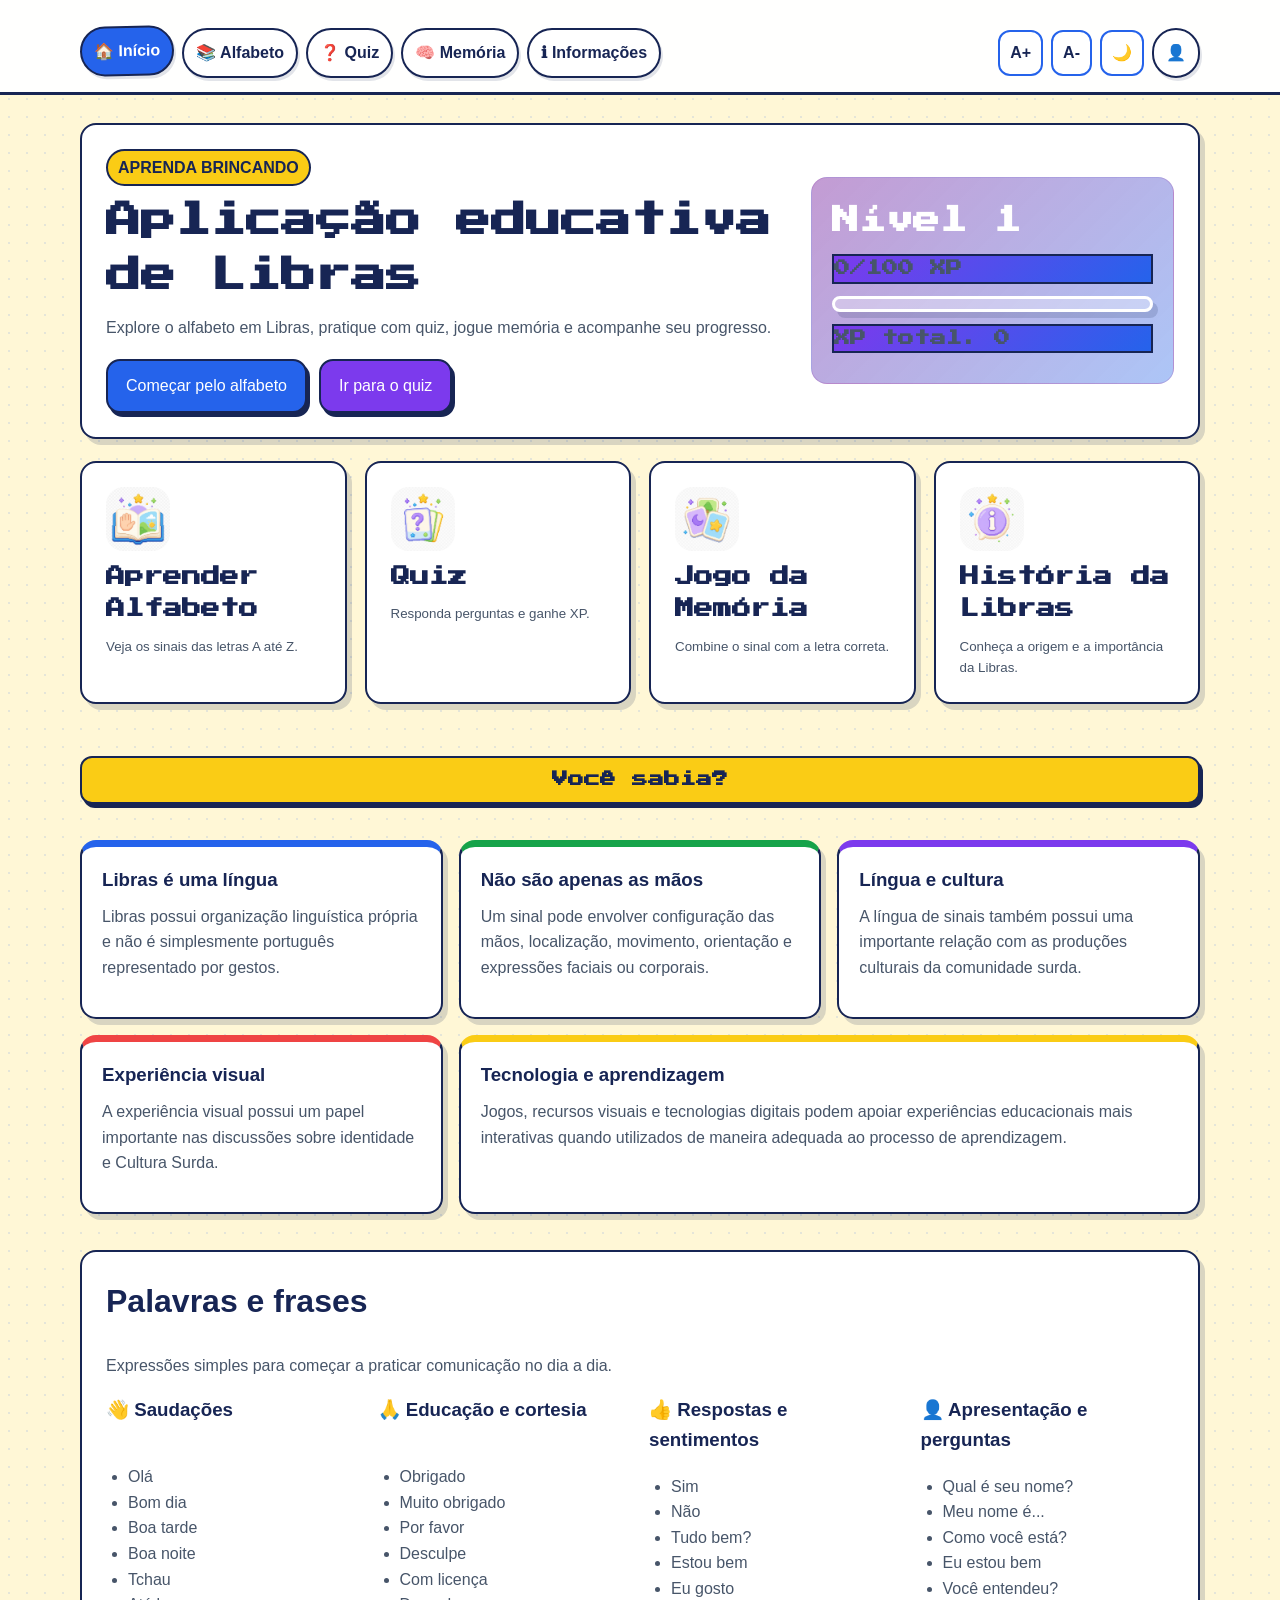
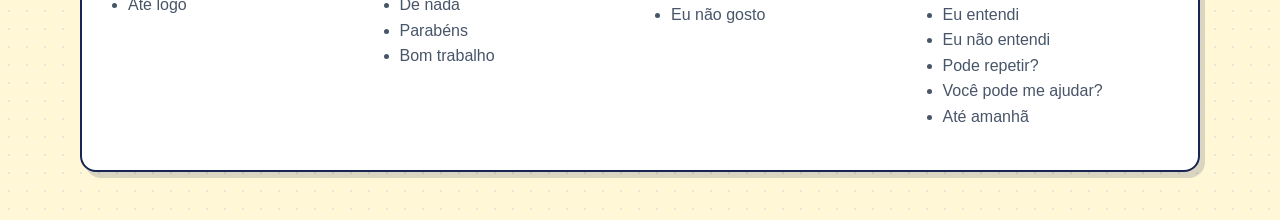
<file: index.html>
<!DOCTYPE html>
<html lang="pt-BR">
<head>
  <meta charset="UTF-8">
  <meta name="viewport" content="width=device-width, initial-scale=1.0">
  <title>LibrasPlay - Início</title>
  <link rel="stylesheet" href="css/estilo.css">
</head>
<body data-page="inicio" data-base-path="">
  <div id="cabecalho"></div>

  <main class="container conteudo-principal">
    <section class="hero cartao destaque">
      <div>
        <p class="etiqueta">Aprenda brincando</p>
        <h1>Aplicação educativa de Libras</h1>
        <p>
          Explore o alfabeto em Libras, pratique com quiz, jogue memória e acompanhe seu progresso.
        </p>
        <div class="linha-botoes">
          <a class="botao primario" href="paginas/alfabeto.html">Começar pelo alfabeto</a>
          <a class="botao secundario" href="paginas/quiz.html">Ir para o quiz</a>
        </div>
      </div>
      <div class="painel-xp" aria-label="Resumo de progresso">
        <strong id="resumoNivel">Nível 1</strong>
        <p id="resumoXPNivel">0/100 XP</p>
        <div class="barra" aria-label="Barra de experiência">
          <span id="barraXPInicio" style="width: 0%;"></span>
        </div>
        <p id="resumoXP">XP total. 0</p>
      </div>
    </section>

    <section class="grade-menu" aria-label="Menu principal de módulos">
      <a class="cartao menu-card" href="paginas/alfabeto.html">
        <img src="imagens/icones/livro.png" alt="Ícone de livro">
        <span>Aprender Alfabeto</span>
        <small>Veja os sinais das letras A até Z.</small>
      </a>

      <a class="cartao menu-card" href="paginas/quiz.html">
        <img src="imagens/icones/quiz.png" alt="Ícone de quiz">
        <span>Quiz</span>
        <small>Responda perguntas e ganhe XP.</small>
      </a>

      <a class="cartao menu-card" href="paginas/memoria.html">
        <img src="imagens/icones/memoria.png" alt="Ícone de jogo da memória">
        <span>Jogo da Memória</span>
        <small>Combine o sinal com a letra correta.</small>
      </a>

      <a class="cartao menu-card" href="paginas/sobre.html">
        <img src="imagens/icones/informacoes.png" alt="Ícone de informações">
        <span>História da Libras</span>
        <small>Conheça a origem e a importância da Libras.</small>
      </a>
    </section>

    <section class="info-secao curiosidades-inicio" aria-labelledby="titulo-curiosidades">
      <h2 id="titulo-curiosidades">Você sabia?</h2>
      <div class="info-grade curiosidades-grid">
        <article class="cartao info-card"><h3>Libras é uma língua</h3><p>Libras possui organização linguística própria e não é simplesmente português representado por gestos.</p></article>
        <article class="cartao info-card"><h3>Não são apenas as mãos</h3><p>Um sinal pode envolver configuração das mãos, localização, movimento, orientação e expressões faciais ou corporais.</p></article>
        <article class="cartao info-card"><h3>Língua e cultura</h3><p>A língua de sinais também possui uma importante relação com as produções culturais da comunidade surda.</p></article>
        <article class="cartao info-card"><h3>Experiência visual</h3><p>A experiência visual possui um papel importante nas discussões sobre identidade e Cultura Surda.</p></article>
        <article class="cartao info-card"><h3>Tecnologia e aprendizagem</h3><p>Jogos, recursos visuais e tecnologias digitais podem apoiar experiências educacionais mais interativas quando utilizados de maneira adequada ao processo de aprendizagem.</p></article>
      </div>
    </section>

    <section class="cartao">
      <h2>Palavras e frases</h2>
      <p>Expressões simples para começar a praticar comunicação no dia a dia.</p>
      <div class="frases-grid">
        <div>
          <h3>👋 Saudações</h3>
          <ul class="lista-suave">
            <li>Olá</li>
            <li>Bom dia</li>
            <li>Boa tarde</li>
            <li>Boa noite</li>
            <li>Tchau</li>
            <li>Até logo</li>
          </ul>
        </div>
        <div>
          <h3>🙏 Educação e cortesia</h3>
          <ul class="lista-suave">
            <li>Obrigado</li>
            <li>Muito obrigado</li>
            <li>Por favor</li>
            <li>Desculpe</li>
            <li>Com licença</li>
            <li>De nada</li>
            <li>Parabéns</li>
            <li>Bom trabalho</li>
          </ul>
        </div>
        <div>
          <h3>👍 Respostas e sentimentos</h3>
          <ul class="lista-suave">
            <li>Sim</li>
            <li>Não</li>
            <li>Tudo bem?</li>
            <li>Estou bem</li>
            <li>Eu gosto</li>
            <li>Eu não gosto</li>
          </ul>
        </div>
        <div>
          <h3>👤 Apresentação e perguntas</h3>
          <ul class="lista-suave">
            <li>Qual é seu nome?</li>
            <li>Meu nome é...</li>
            <li>Como você está?</li>
            <li>Eu estou bem</li>
            <li>Você entendeu?</li>
            <li>Eu entendi</li>
            <li>Eu não entendi</li>
            <li>Pode repetir?</li>
            <li>Você pode me ajudar?</li>
            <li>Até amanhã</li>
          </ul>
        </div>
      </div>
    </section>
  </main>

  <script src="js/app.js"></script>
</body>
</html>
</file>
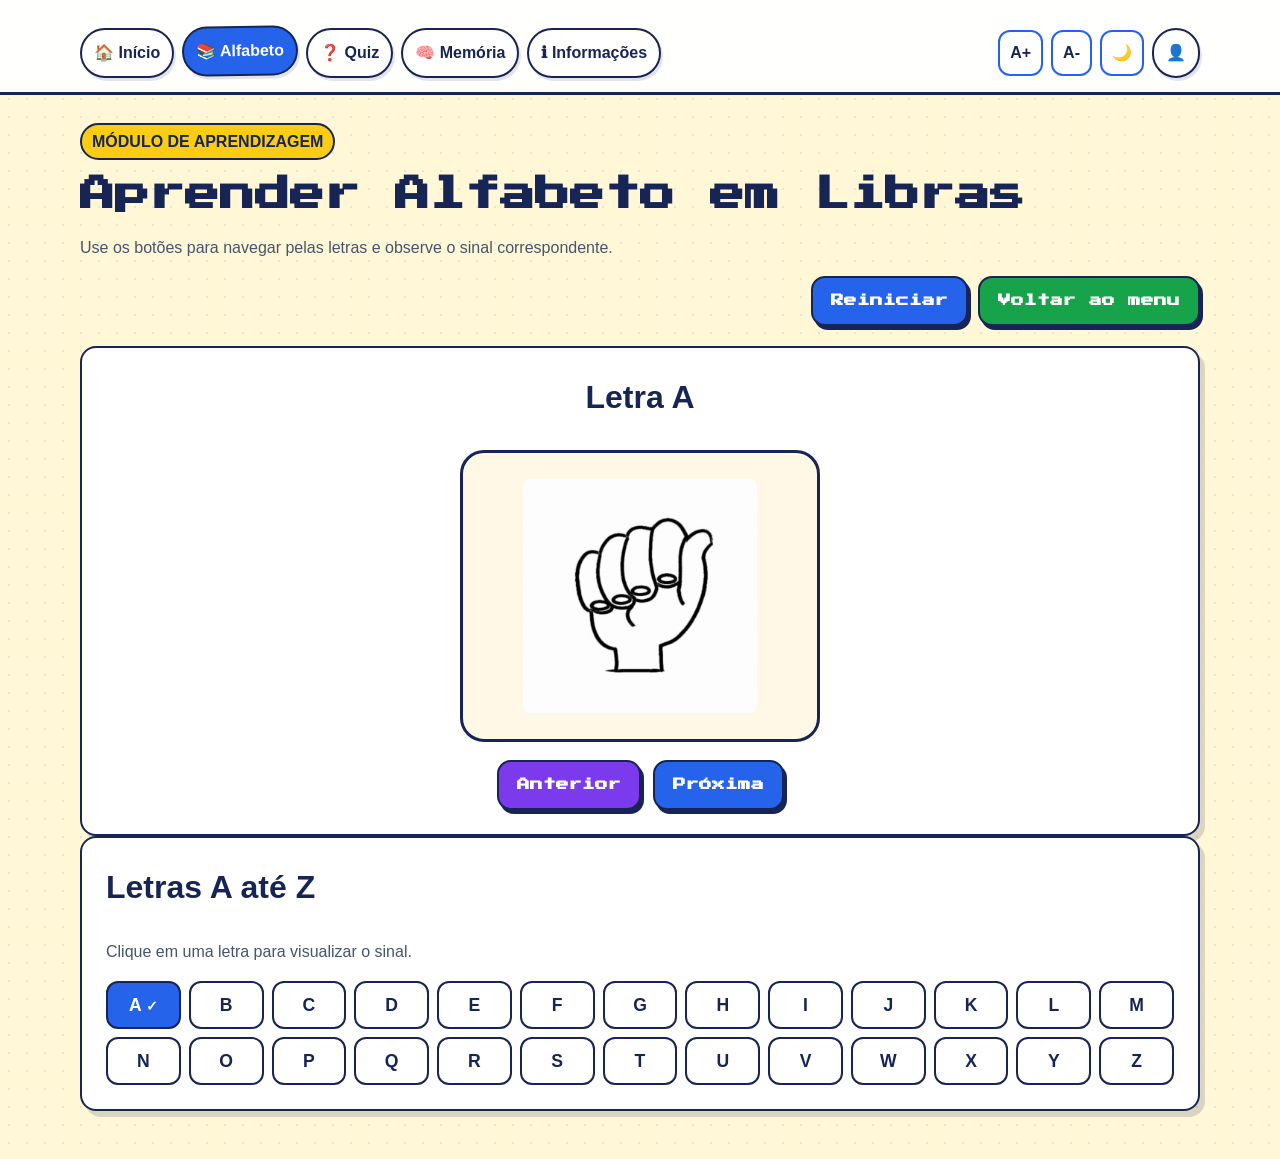
<file: paginas/alfabeto.html>
<!DOCTYPE html>
<html lang="pt-BR">
<head>
  <meta charset="UTF-8">
  <meta name="viewport" content="width=device-width, initial-scale=1.0">
  <title>LibrasPlay - Alfabeto</title>
  <link rel="stylesheet" href="../css/estilo.css">
</head>
<body data-page="alfabeto" data-base-path="../">
  <div id="cabecalho"></div>

  <main class="container conteudo-principal">
    <section class="pagina-titulo">
      <p class="etiqueta">Módulo de aprendizagem</p>
      <h1>Aprender Alfabeto em Libras</h1>
      <p>Use os botões para navegar pelas letras e observe o sinal correspondente.</p>
      <div class="acoes-modulo" aria-label="Ações do alfabeto">
        <button class="botao botao-reiniciar" id="btnReiniciarAlfabeto" type="button">Reiniciar</button>
        <a class="botao menu-principal-botao" href="../index.html">Voltar ao menu</a>
      </div>
    </section>

    <section class="cartao modulo-centralizado">
      <h2 id="letraAtual">Letra A</h2>
      <div id="imagemLetra" class="imagem-sinal-grande" aria-live="polite"></div>

      <div class="linha-botoes centralizada">
        <button class="botao secundario" id="btnAnterior">Anterior</button>
        <button class="botao primario" id="btnProxima">Próxima</button>
      </div>

    </section>

    <section class="cartao">
      <h2>Letras A até Z</h2>
      <p>Clique em uma letra para visualizar o sinal.</p>
      <div id="gradeLetras" class="grade-letras" aria-label="Lista de letras do alfabeto"></div>
    </section>
  </main>

  <script src="../js/app.js"></script>
  <script src="../js/alfabeto.js"></script>
</body>
</html>
</file>
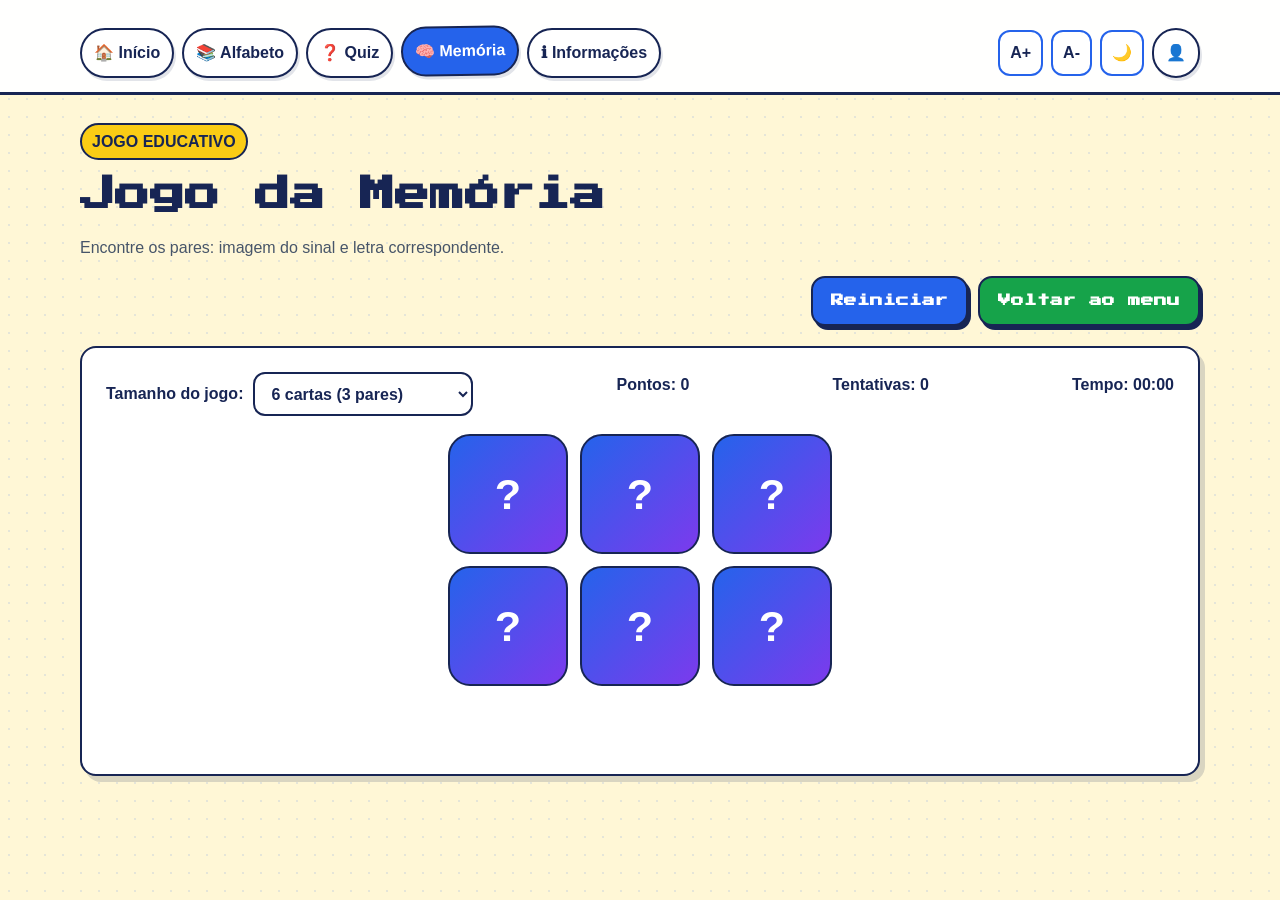
<file: paginas/memoria.html>
<!DOCTYPE html>
<html lang="pt-BR">
<head>
  <meta charset="UTF-8">
  <meta name="viewport" content="width=device-width, initial-scale=1.0">
  <title>LibrasPlay - Jogo da Memória</title>
  <link rel="stylesheet" href="../css/estilo.css">
</head>
<body data-page="memoria" data-base-path="../">
  <div id="cabecalho"></div>

  <main class="container conteudo-principal">
    <section class="pagina-titulo">
      <p class="etiqueta">Jogo educativo</p>
      <h1>Jogo da Memória</h1>
      <p>Encontre os pares: imagem do sinal e letra correspondente.</p>
      <div class="acoes-modulo" aria-label="Ações da memória">
        <button class="botao botao-reiniciar" id="btnReiniciarMemoriaTopo" type="button">Reiniciar</button>
        <a class="botao menu-principal-botao" href="../index.html">Voltar ao menu</a>
      </div>
    </section>

    <section class="cartao">
      <div class="topo-modulo">
        <div class="controle-jogo">
          <label for="seletorCartas">Tamanho do jogo:</label>
          <select id="seletorCartas" aria-label="Tamanho do jogo">
            <!-- total de cartas: 6 (3 pares), 8 (4 pares) ... até 52 (26 pares) -->
            <option value="6">6 cartas (3 pares)</option>
            <option value="8">8 cartas (4 pares)</option>
            <option value="10">10 cartas (5 pares)</option>
            <option value="12">12 cartas (6 pares)</option>
            <option value="14">14 cartas (7 pares)</option>
            <option value="16">16 cartas (8 pares)</option>
            <option value="18">18 cartas (9 pares)</option>
            <option value="20">20 cartas (10 pares)</option>
            <option value="22">22 cartas (11 pares)</option>
            <option value="24">24 cartas (12 pares)</option>
            <option value="26">26 cartas (13 pares)</option>
            <option value="28">28 cartas (14 pares)</option>
            <option value="30">30 cartas (15 pares)</option>
            <option value="32">32 cartas (16 pares)</option>
            <option value="34">34 cartas (17 pares)</option>
            <option value="36">36 cartas (18 pares)</option>
            <option value="38">38 cartas (19 pares)</option>
            <option value="40">40 cartas (20 pares)</option>
            <option value="42">42 cartas (21 pares)</option>
            <option value="44">44 cartas (22 pares)</option>
            <option value="46">46 cartas (23 pares)</option>
            <option value="48">48 cartas (24 pares)</option>
            <option value="50">50 cartas (25 pares)</option>
            <option value="52">52 cartas (26 pares)</option>
          </select>
        </div>
        <span id="pontosMemoria">Pontos: 0</span>
        <span id="tentativasMemoria">Tentativas: 0</span>
        <span id="tempoMemoria">Tempo: 00:00</span>
      </div>

      <div id="tabuleiroMemoria" class="tabuleiro-memoria" aria-label="Cartas do jogo da memória"></div>

      <div id="feedbackMemoria" class="feedback" aria-live="polite"></div>

    </section>

    <section class="cartao resultado oculto" id="resultadoMemoria" aria-live="polite"></section>
  </main>

  <script src="../js/app.js"></script>
  <script src="../js/memoria.js"></script>
</body>
</html>
</file>
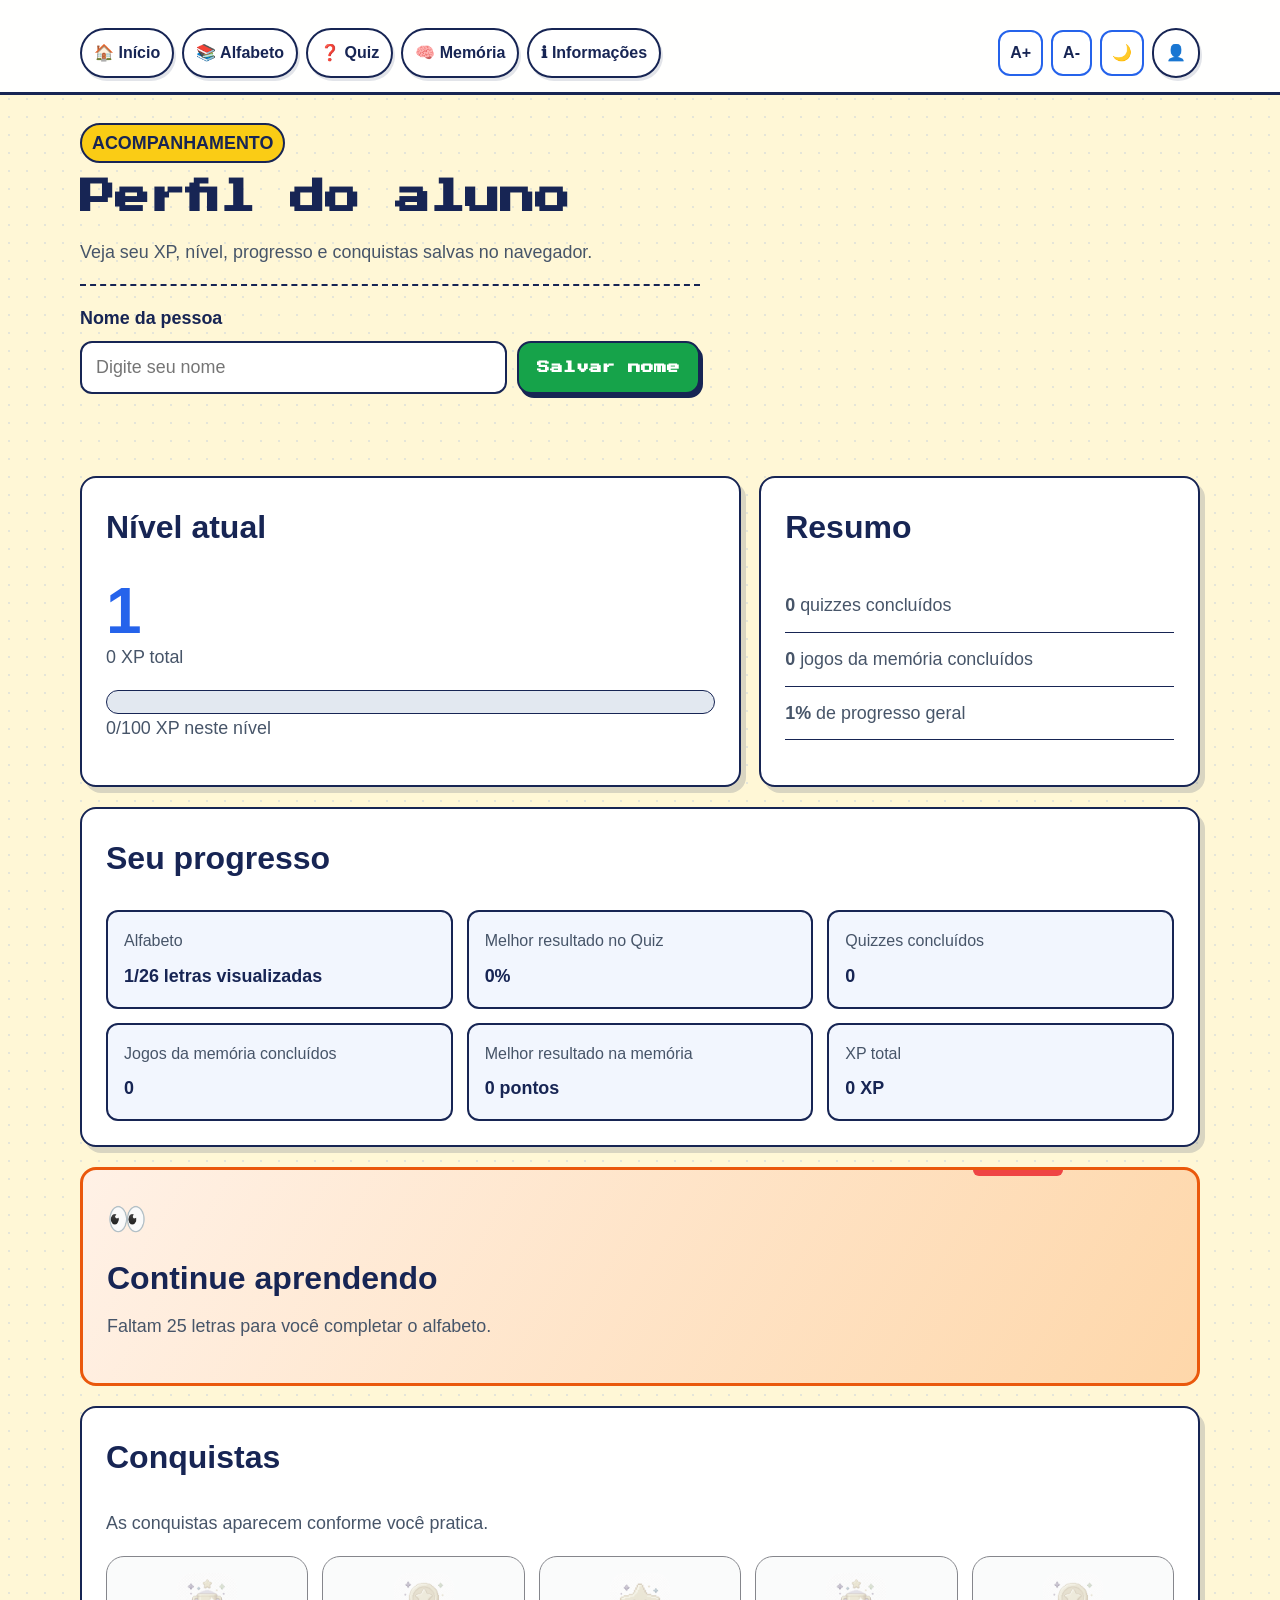
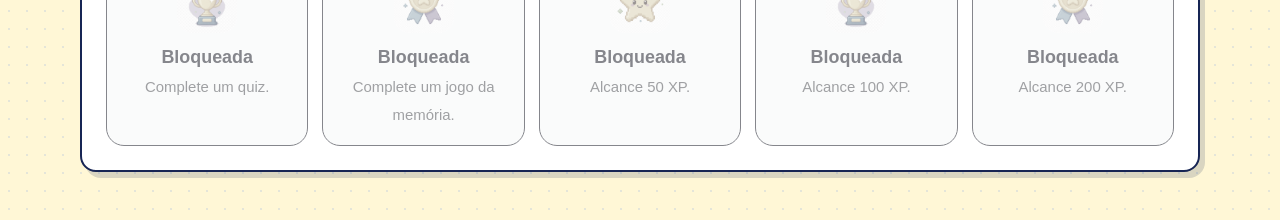
<file: paginas/perfil.html>
<!DOCTYPE html>
<html lang="pt-BR">
<head>
  <meta charset="UTF-8">
  <meta name="viewport" content="width=device-width, initial-scale=1.0">
  <title>LibrasPlay - Perfil</title>
  <link rel="stylesheet" href="../css/estilo.css">
</head>
<body data-page="perfil" data-base-path="../">
  <div id="cabecalho"></div>

  <main class="container conteudo-principal perfil-pagina">
    <section class="pagina-titulo">
      <p class="etiqueta">Acompanhamento</p>
      <h1>Perfil do aluno</h1>
      <p>Veja seu XP, nível, progresso e conquistas salvas no navegador.</p>
      <div class="perfil-nome">
        <label for="nomePerfil">Nome da pessoa</label>
        <div class="perfil-nome-controle">
          <input id="nomePerfil" type="text" maxlength="40" placeholder="Digite seu nome">
          <button class="botao sucesso" id="btnSalvarNome" type="button">Salvar nome</button>
        </div>
        <p id="feedbackNome" class="feedback" aria-live="polite"></p>
      </div>
    </section>

    <section class="grade-perfil">
      <div class="cartao painel-perfil">
        <h2>Nível atual</h2>
        <strong id="perfilNivel" class="numero-destaque">1</strong>
        <p id="perfilXP">0 XP total</p>
        <div class="barra grande" aria-label="Barra de XP do nível atual">
          <span id="perfilBarraXP" style="width: 0%;"></span>
        </div>
        <p id="perfilXPNivel">0/100 XP neste nível</p>
      </div>

      <div class="cartao painel-perfil">
        <h2>Resumo</h2>
        <ul class="lista-resumo">
          <li><strong id="perfilQuizzes">0</strong> quizzes concluídos</li>
          <li><strong id="perfilMemorias">0</strong> jogos da memória concluídos</li>
          <li><strong id="perfilProgresso">0%</strong> de progresso geral</li>
        </ul>
      </div>
    </section>

    <section class="cartao perfil-progresso">
      <h2>Seu progresso</h2>
      <div class="progresso-cards">
        <article><span>Alfabeto</span><strong id="perfilAlfabeto">0/26 letras visualizadas</strong></article>
        <article><span>Melhor resultado no Quiz</span><strong id="perfilMelhorQuiz">0%</strong></article>
        <article><span>Quizzes concluídos</span><strong id="perfilTotalQuizzes">0</strong></article>
        <article><span>Jogos da memória concluídos</span><strong id="perfilTotalMemorias">0</strong></article>
        <article><span>Melhor resultado na memória</span><strong id="perfilMelhorMemoria">0 pontos</strong></article>
        <article><span>XP total</span><strong id="perfilXPTotal">0 XP</strong></article>
      </div>
    </section>

    <section class="cartao continue-aprendendo">
      <span class="atencao-icone" aria-hidden="true">👀</span>
      <h2>Continue aprendendo</h2>
      <p id="mensagemProgresso">Você já pode testar o que aprendeu no seu primeiro Quiz.</p>
    </section>

    <section class="cartao">
      <h2>Conquistas</h2>
      <p>As conquistas aparecem conforme você pratica.</p>
      <div id="listaConquistas" class="grade-conquistas"></div>
    </section>
  </main>

  <script src="../js/app.js"></script>
  <script src="../js/perfil.js"></script>
</body>
</html>
</file>
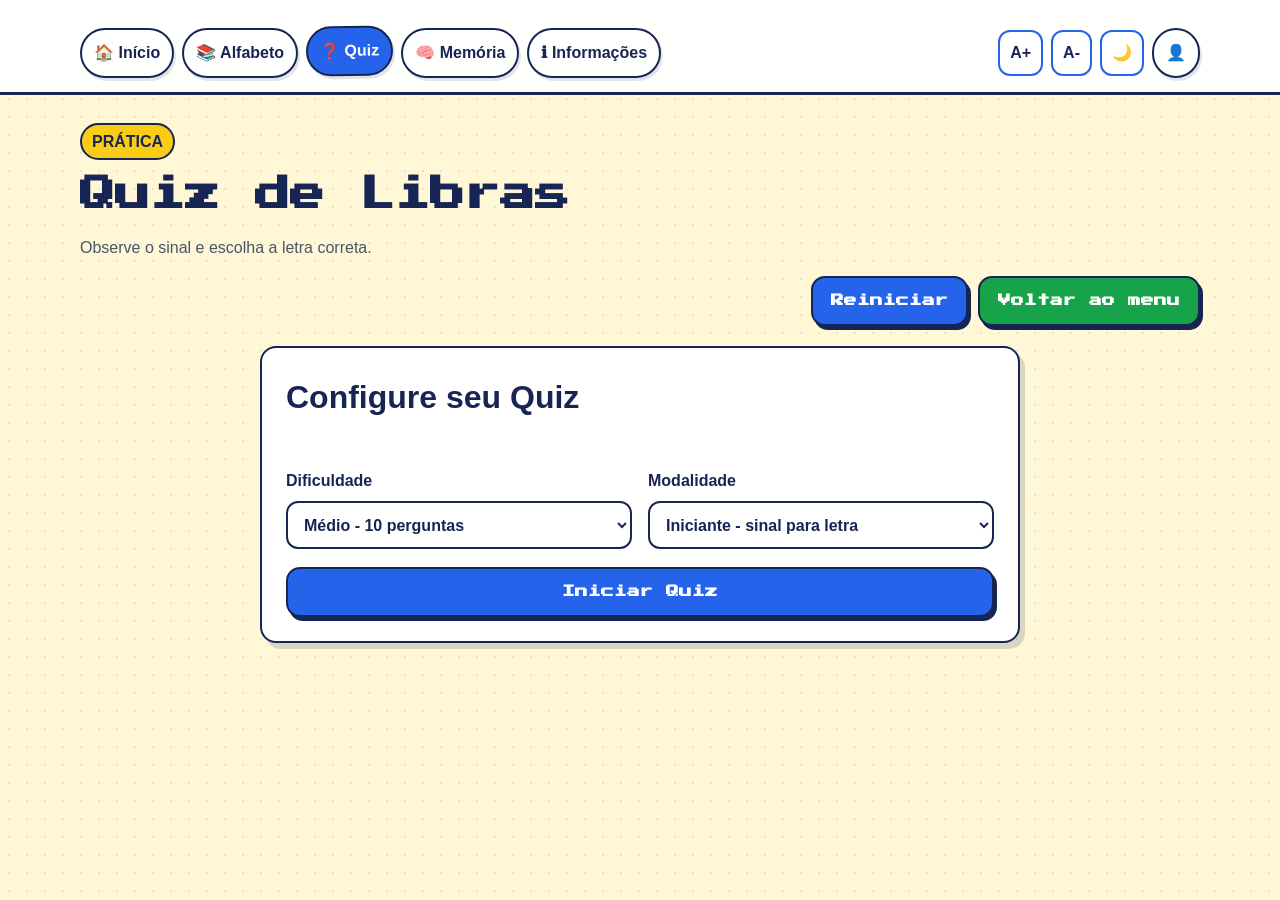
<file: paginas/quiz.html>
<!DOCTYPE html>
<html lang="pt-BR">
<head>
  <meta charset="UTF-8">
  <meta name="viewport" content="width=device-width, initial-scale=1.0">
  <title>LibrasPlay - Quiz</title>
  <link rel="stylesheet" href="../css/estilo.css">
</head>
<body data-page="quiz" data-base-path="../">
  <div id="cabecalho"></div>

  <main class="container conteudo-principal">
    <section class="pagina-titulo">
      <p class="etiqueta">Prática</p>
      <h1>Quiz de Libras</h1>
      <p>Observe o sinal e escolha a letra correta.</p>
      <div class="acoes-modulo" aria-label="Ações do quiz">
        <button class="botao botao-reiniciar" id="btnReiniciarQuizTopo" type="button">Reiniciar</button>
        <a class="botao menu-principal-botao" href="../index.html">Voltar ao menu</a>
      </div>
    </section>

    <section class="cartao quiz-configuracao" id="configuracaoQuiz">
      <h2>Configure seu Quiz</h2>
      <div class="config-grid">
        <label for="dificuldadeQuiz">Dificuldade
          <select id="dificuldadeQuiz">
            <option value="facil">Fácil - 5 perguntas</option>
            <option value="medio" selected>Médio - 10 perguntas</option>
            <option value="dificil">Difícil - 20 perguntas</option>
          </select>
        </label>
        <label for="modalidadeQuiz">Modalidade
          <select id="modalidadeQuiz">
            <option value="iniciante">Iniciante - sinal para letra</option>
            <option value="intermediario">Intermediário - letra para sinal</option>
            <option value="misto">Misto</option>
          </select>
        </label>
      </div>
      <button class="botao primario" id="btnIniciarQuiz" type="button">Iniciar Quiz</button>
    </section>

    <section class="cartao modulo-centralizado oculto" id="quizArea">
      <div class="topo-modulo">
        <span id="contadorPergunta">Pergunta 1 de 10</span>
        <span id="placarQuiz">Acertos: 0</span>
      </div>

      <h2>Qual é esta letra?</h2>
      <div id="imagemQuiz" class="imagem-sinal-grande" aria-live="polite"></div>
      <div id="alternativasQuiz" class="alternativas" aria-label="Alternativas do quiz"></div>
      <div id="feedbackQuiz" class="feedback" aria-live="polite"></div>

      <div class="linha-botoes centralizada">
        <button class="botao primario" id="btnProximaPergunta">Próxima pergunta</button>
      </div>
    </section>

    <section class="cartao resultado oculto" id="resultadoQuiz" aria-live="polite"></section>
  </main>

  <script src="../js/app.js"></script>
  <script src="../js/quiz.js"></script>
</body>
</html>
</file>
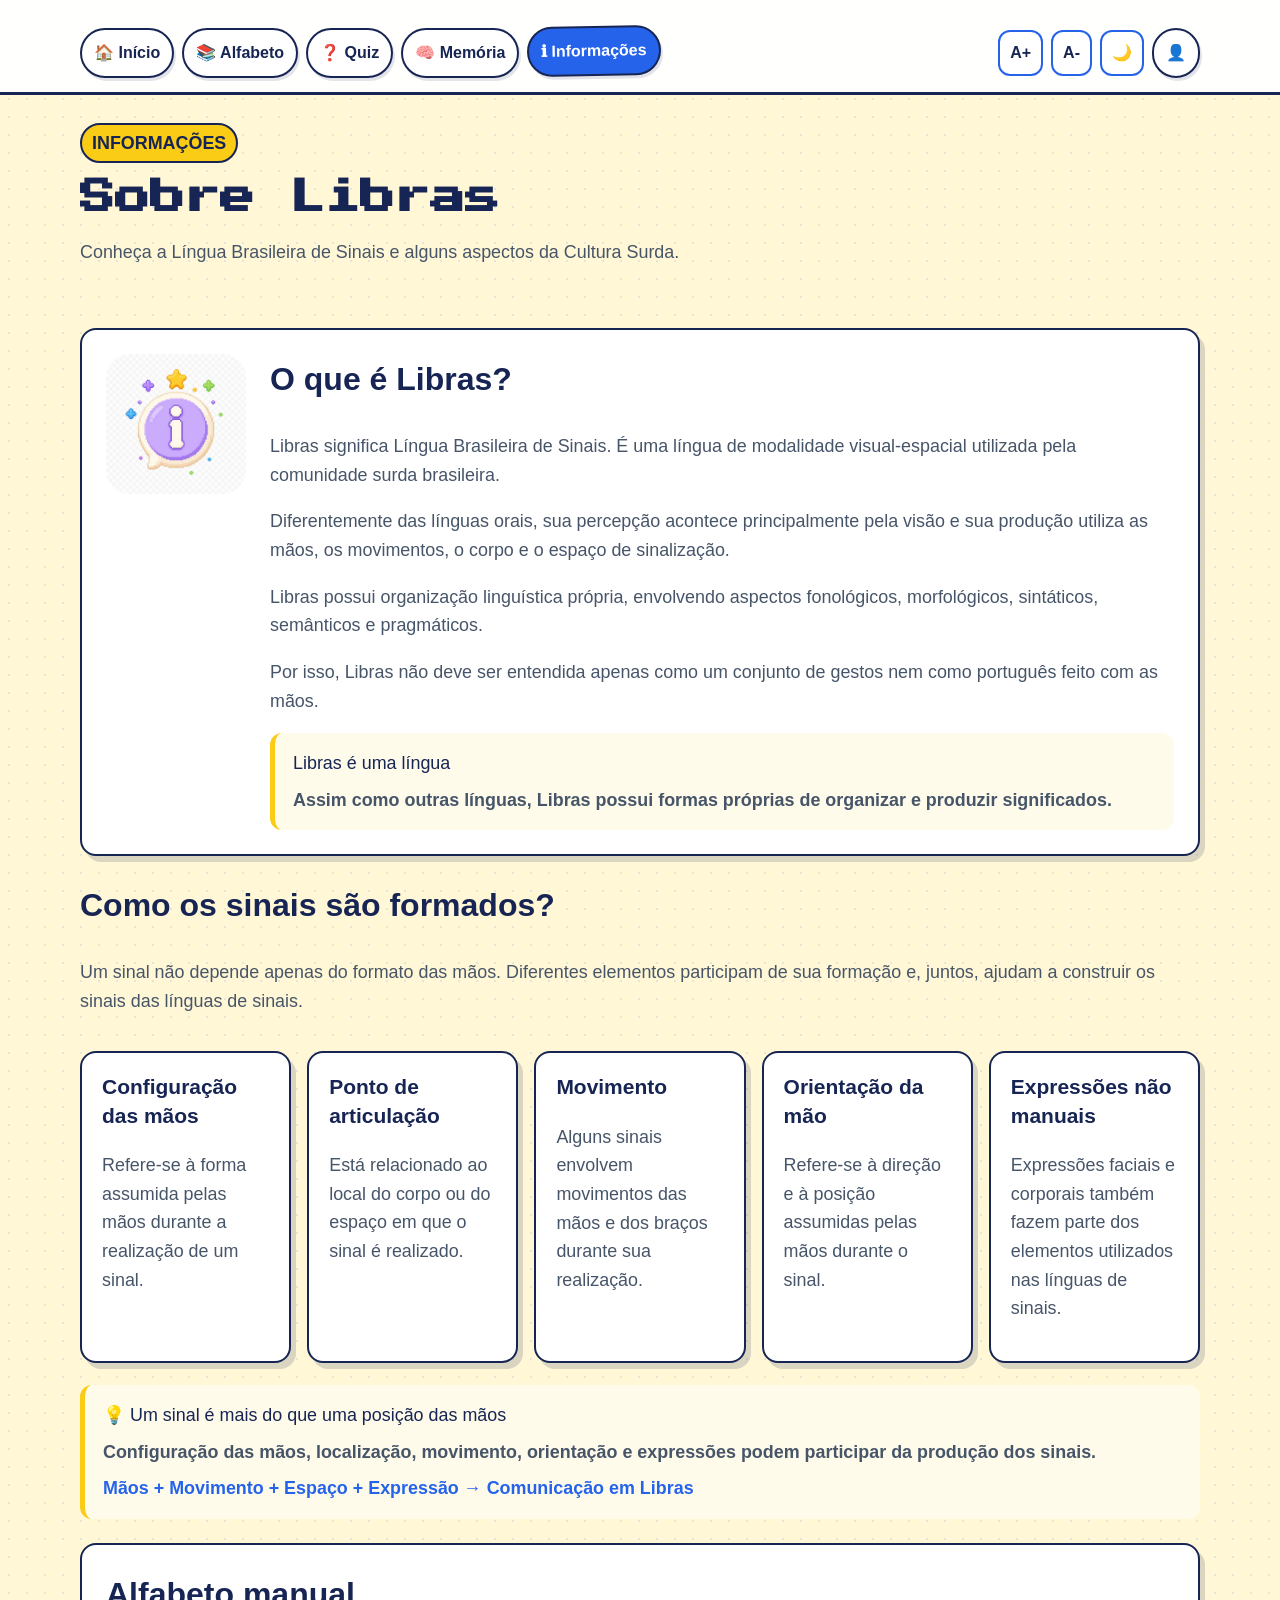
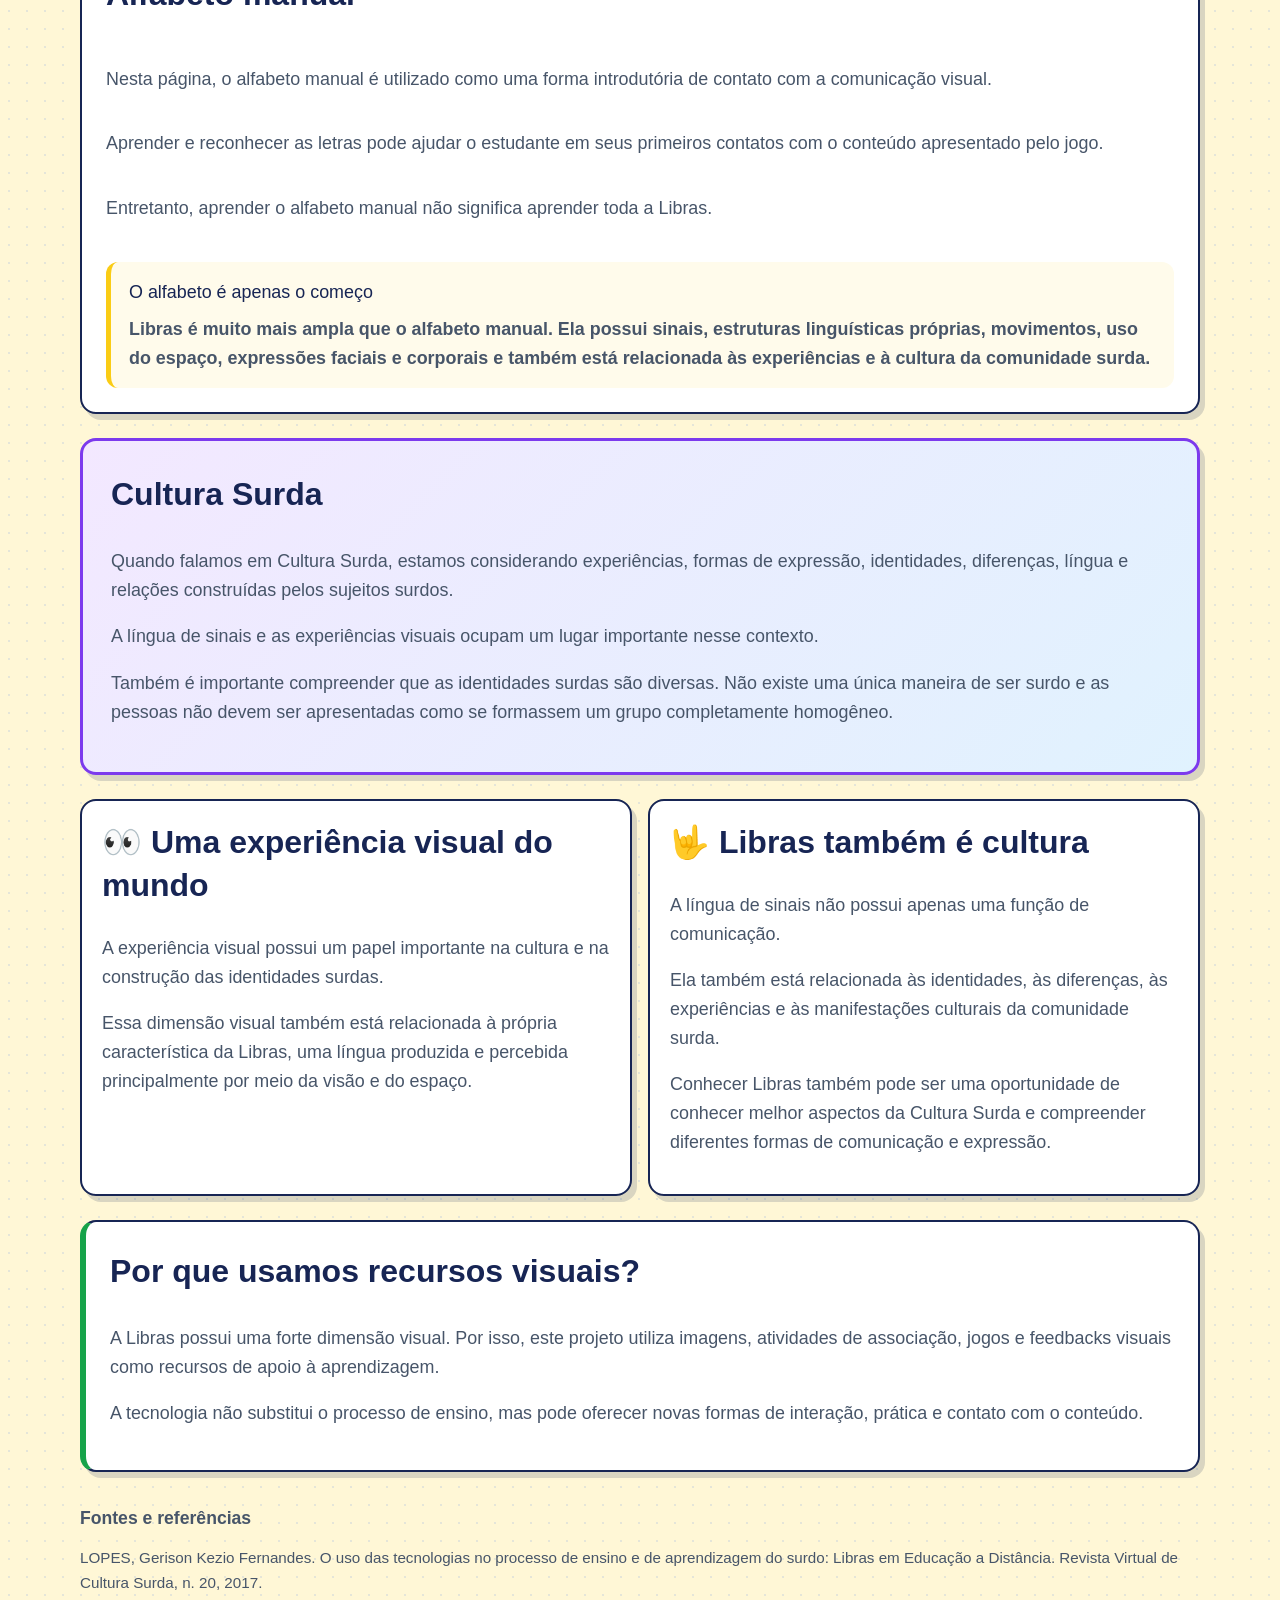
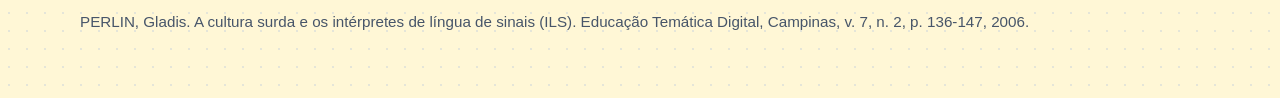
<file: paginas/sobre.html>
<!DOCTYPE html>
<html lang="pt-BR">
<head>
  <meta charset="UTF-8">
  <meta name="viewport" content="width=device-width, initial-scale=1.0">
  <title>Sobre Libras</title>
  <link rel="stylesheet" href="../css/estilo.css">
</head>
<body data-page="sobre" data-base-path="../">
  <div id="cabecalho"></div>

  <main class="container conteudo-principal pagina-informacoes">
    <section class="pagina-titulo">
      <p class="etiqueta">Informações</p>
      <h1>Sobre Libras</h1>
      <p>Conheça a Língua Brasileira de Sinais e alguns aspectos da Cultura Surda.</p>
    </section>

    <section class="cartao info-introducao">
      <img src="../imagens/icones/informacoes.png" alt="Imagem de informações">
      <div>
        <h2>O que é Libras?</h2>
        <p>Libras significa Língua Brasileira de Sinais. É uma língua de modalidade visual-espacial utilizada pela comunidade surda brasileira.</p>
        <p>Diferentemente das línguas orais, sua percepção acontece principalmente pela visão e sua produção utiliza as mãos, os movimentos, o corpo e o espaço de sinalização.</p>
        <p>Libras possui organização linguística própria, envolvendo aspectos fonológicos, morfológicos, sintáticos, semânticos e pragmáticos.</p>
        <p>Por isso, Libras não deve ser entendida apenas como um conjunto de gestos nem como português feito com as mãos.</p>
        <div class="info-destaque"><span>Libras é uma língua</span><strong>Assim como outras línguas, Libras possui formas próprias de organizar e produzir significados.</strong></div>
      </div>
    </section>

    <section class="info-secao">
      <div class="pagina-titulo compacto">
        <h2>Como os sinais são formados?</h2>
        <p>Um sinal não depende apenas do formato das mãos. Diferentes elementos participam de sua formação e, juntos, ajudam a construir os sinais das línguas de sinais.</p>
      </div>
      <div class="info-grade cinco-colunas">
        <article class="cartao info-card"><h3>Configuração das mãos</h3><p>Refere-se à forma assumida pelas mãos durante a realização de um sinal.</p></article>
        <article class="cartao info-card"><h3>Ponto de articulação</h3><p>Está relacionado ao local do corpo ou do espaço em que o sinal é realizado.</p></article>
        <article class="cartao info-card"><h3>Movimento</h3><p>Alguns sinais envolvem movimentos das mãos e dos braços durante sua realização.</p></article>
        <article class="cartao info-card"><h3>Orientação da mão</h3><p>Refere-se à direção e à posição assumidas pelas mãos durante o sinal.</p></article>
        <article class="cartao info-card"><h3>Expressões não manuais</h3><p>Expressões faciais e corporais também fazem parte dos elementos utilizados nas línguas de sinais.</p></article>
      </div>
      <div class="info-destaque"><span>💡 Um sinal é mais do que uma posição das mãos</span><strong>Configuração das mãos, localização, movimento, orientação e expressões podem participar da produção dos sinais.</strong><span class="info-formula">Mãos + Movimento + Espaço + Expressão → Comunicação em Libras</span></div>
    </section>

    <section class="cartao info-secao">
      <h2>Alfabeto manual</h2>
      <p>Nesta página, o alfabeto manual é utilizado como uma forma introdutória de contato com a comunicação visual.</p>
      <p>Aprender e reconhecer as letras pode ajudar o estudante em seus primeiros contatos com o conteúdo apresentado pelo jogo.</p>
      <p>Entretanto, aprender o alfabeto manual não significa aprender toda a Libras.</p>
      <div class="info-destaque"><span>O alfabeto é apenas o começo</span><strong>Libras é muito mais ampla que o alfabeto manual. Ela possui sinais, estruturas linguísticas próprias, movimentos, uso do espaço, expressões faciais e corporais e também está relacionada às experiências e à cultura da comunidade surda.</strong></div>
    </section>

    <section class="cultura-destaque">
      <h2>Cultura Surda</h2>
      <p>Quando falamos em Cultura Surda, estamos considerando experiências, formas de expressão, identidades, diferenças, língua e relações construídas pelos sujeitos surdos.</p>
      <p>A língua de sinais e as experiências visuais ocupam um lugar importante nesse contexto.</p>
      <p>Também é importante compreender que as identidades surdas são diversas. Não existe uma única maneira de ser surdo e as pessoas não devem ser apresentadas como se formassem um grupo completamente homogêneo.</p>
    </section>

    <section class="info-grade duas-colunas">
      <article class="cartao info-card"><h2>👀 Uma experiência visual do mundo</h2><p>A experiência visual possui um papel importante na cultura e na construção das identidades surdas.</p><p>Essa dimensão visual também está relacionada à própria característica da Libras, uma língua produzida e percebida principalmente por meio da visão e do espaço.</p></article>
      <article class="cartao info-card"><h2>🤟 Libras também é cultura</h2><p>A língua de sinais não possui apenas uma função de comunicação.</p><p>Ela também está relacionada às identidades, às diferenças, às experiências e às manifestações culturais da comunidade surda.</p><p>Conhecer Libras também pode ser uma oportunidade de conhecer melhor aspectos da Cultura Surda e compreender diferentes formas de comunicação e expressão.</p></article>
    </section>

    <section class="cartao info-projeto">
      <h2>Por que usamos recursos visuais?</h2>
      <p>A Libras possui uma forte dimensão visual. Por isso, este projeto utiliza imagens, atividades de associação, jogos e feedbacks visuais como recursos de apoio à aprendizagem.</p>
      <p>A tecnologia não substitui o processo de ensino, mas pode oferecer novas formas de interação, prática e contato com o conteúdo.</p>
    </section>

    <section class="referencias">
      <h2>Fontes e referências</h2>
      <p>LOPES, Gerison Kezio Fernandes. O uso das tecnologias no processo de ensino e de aprendizagem do surdo: Libras em Educação a Distância. Revista Virtual de Cultura Surda, n. 20, 2017.</p>
      <p>PERLIN, Gladis. A cultura surda e os intérpretes de língua de sinais (ILS). Educação Temática Digital, Campinas, v. 7, n. 2, p. 136-147, 2006.</p>
    </section>
  </main>

  <script src="../js/app.js"></script>
</body>
</html>
</file>
<file: css/estilo.css>
@import url('https://fonts.googleapis.com/css2?family=Press+Start+2P&display=swap');

:root {
  --azul: #2563EB;
  --verde: #16A34A;
  --vermelho: #EF4444;
  --roxo: #7C3AED;
  --amarelo: #FACC15;
  --fundo: #FFF7D6;
  --cartao: #FFFFFF;
  --texto: #172554;
  --texto-suave: #475569;
  --borda: #172554;
  --sombra: 5px 6px 0 rgba(23, 37, 84, 0.16);
  --raio: 16px;
  --fonte-pixel: "Press Start 2P", "Courier New", monospace;
  --fonte-base: 100%;
}

* {
  box-sizing: border-box;
}

html {
  font-size: var(--fonte-base);
}

body {
  margin: 0;
  font-family: "Trebuchet MS", "Segoe UI", sans-serif;
  background: var(--fundo);
  color: var(--texto);
  line-height: 1.6;
  background-image: radial-gradient(rgba(37, 99, 235, 0.12) 1px, transparent 1px);
  background-size: 18px 18px;
}

body.modo-escuro {
  --fundo: #17202A;
  --cartao: #243447;
  --texto: #F8FAFC;
  --texto-suave: #D5DBDB;
  --borda: #3B4B5C;
  --sombra: 0 12px 28px rgba(0, 0, 0, 0.25);
}

img {
  max-width: 100%;
  display: block;
}

a {
  color: inherit;
  text-decoration: none;
}

button,
a.botao {
  font: inherit;
}

.container {
  width: min(1120px, calc(100% - 32px));
  margin: 0 auto;
}

.conteudo-principal {
  padding: 28px 0 48px;
}

/* =========================================================
   Cabeçalho, menu e acessibilidade
   ========================================================= */

.topo,
.topo-site {
  position: sticky;
  top: 0;
  z-index: 10;
  background: rgba(255, 255, 255, 0.96);
  backdrop-filter: blur(8px);
  border-bottom: 3px solid var(--borda);
}

body.modo-escuro .topo,
body.modo-escuro .topo-site {
  background: rgba(23, 32, 42, 0.96);
}

.linha-topo,
.topo-linha {
  display: flex;
  align-items: center;
  justify-content: space-between;
  gap: 16px;
  padding: 14px 0;
  flex-wrap: wrap;
}

.marca {
  display: inline-flex;
  align-items: center;
  gap: 12px;
  font-weight: 800;
}

.marca h1 {
  margin: 0;
  font-family: var(--fonte-pixel);
  font-size: 1rem;
  line-height: 1.5;
}

.marca p {
  margin: 4px 0 0;
  color: var(--texto-suave);
  font-size: 0.95rem;
}

.marca-icone {
  /* removida: estilo da logo 'L' não é mais necessário */
  display: none !important;
}

.menu {
  display: flex;
  gap: 8px;
  flex-wrap: wrap;
  padding: 0 0 14px;
}

.menu a {
  padding: 10px 12px;
  border-radius: 999px;
  background: var(--cartao);
  border: 2px solid var(--borda);
  font-weight: 700;
  box-shadow: 2px 3px 0 rgba(23, 37, 84, 0.12);
}

.menu a.ativo,
.menu a:hover,
.menu a:focus {
  background: var(--azul);
  color: #fff;
  transform: translateY(-2px) rotate(-1deg);
  outline: none;
}

.topo-linha {
  display: flex;
  align-items: center;
  justify-content: space-between;
  gap: 16px;
  padding: 14px 0;
  flex-wrap: wrap;
}

.marca {
  display: inline-flex;
  align-items: center;
  gap: 10px;
  font-size: 1.25rem;
  font-weight: 800;
}

.marca span {
  background: var(--azul);
  color: #fff;
  width: 44px;
  height: 44px;
  display: grid;
  place-items: center;
  border-radius: 14px;
}

.acessibilidade {
  display: flex;
  align-items: center;
  gap: 8px;
  flex-wrap: wrap;
}

.botao-acessibilidade,
.botao-menu {
  border: 2px solid var(--azul);
  background: var(--cartao);
  color: var(--texto);
  border-radius: 12px;
  padding: 10px 12px;
  cursor: pointer;
  min-height: 44px;
  font-weight: 700;
}

.botao-acessibilidade:hover,
.botao-menu:hover,
.botao-acessibilidade:focus,
.botao-menu:focus {
  outline: 3px solid rgba(37, 99, 235, 0.25);
  transform: translateY(-2px);
}

.menu-principal {
  display: flex;
  gap: 8px;
  flex-wrap: wrap;
  padding: 0 0 14px;
}

.menu-principal .acessibilidade {
  margin-left: auto;
  display: flex;
  align-items: center;
  gap: 8px;
}

.menu-principal .botao-acessibilidade {
  min-height: 36px;
  padding: 8px 10px;
}

.menu-principal a {
  padding: 10px 12px;
  border-radius: 999px;
  background: var(--cartao);
  border: 2px solid var(--borda);
  font-weight: 700;
  box-shadow: 2px 3px 0 rgba(23, 37, 84, 0.12);
}

.menu-principal a.ativo,
.menu-principal a:hover,
.menu-principal a:focus {
  background: var(--azul);
  color: #fff;
  transform: translateY(-2px) rotate(-1deg);
  outline: none;
}

.progresso-geral {
  padding-bottom: 14px;
}

.progresso-geral strong {
  display: block;
  margin-bottom: 6px;
}

/* =========================================================
   Componentes gerais
   ========================================================= */

.cartao {
  background: var(--cartao);
  border: 2px solid var(--borda);
  border-radius: var(--raio);
  box-shadow: var(--sombra);
  padding: 24px;
}

.destaque {
  display: grid;
  grid-template-columns: 1.5fr 0.8fr;
  gap: 24px;
  align-items: center;
}

.etiqueta {
  display: inline-block;
  margin: 0 0 8px;
  padding: 4px 10px;
  border: 2px solid var(--borda);
  border-radius: 999px;
  background: var(--amarelo);
  color: var(--texto);
  font-weight: 800;
  text-transform: uppercase;
}

h1,
h2,
h3,
p {
  margin-top: 0;
}

h1 {
  margin-bottom: 12px;
  font-family: var(--fonte-pixel);
  font-size: clamp(1.35rem, 3vw, 2.2rem);
  line-height: 1.55;
}

h2 {
  font-size: clamp(1.35rem, 3vw, 2rem);
}

p,
li,
small {
  color: var(--texto-suave);
}

.linha-botoes {
  display: flex;
  gap: 12px;
  flex-wrap: wrap;
  margin-top: 18px;
}

.centralizada {
  justify-content: center;
}

.botao {
  display: inline-flex;
  align-items: center;
  justify-content: center;
  min-height: 48px;
  padding: 12px 18px;
  border-radius: 14px;
  border: 2px solid var(--borda);
  box-shadow: 3px 4px 0 var(--borda);
  cursor: pointer;
  font-weight: 800;
  transition: transform 0.15s ease, opacity 0.15s ease;
}

.botao,
.painel-xp strong,
.menu-card span {
  font-family: var(--fonte-pixel);
  font-size: 0.8rem;
  line-height: 1.7;
}

.botao:hover,
.botao:focus {
  transform: translate(-1px, -2px);
  outline: 3px solid rgba(37, 99, 235, 0.25);
}

.botao:disabled {
  opacity: 0.55;
  cursor: not-allowed;
  transform: none;
}

.primario {
  background: var(--azul);
  color: #fff;
}

.secundario {
  background: var(--roxo);
  color: #fff;
}

.sucesso {
  background: var(--verde);
  color: #fff;
}

.neutro {
  background: #E2E8F0;
  color: var(--texto);
}

.botao.botao-reiniciar,
.botao.menu-principal-botao,
.botao.menu-verde {
  font-family: var(--fonte-pixel);
  font-size: 0.8rem;
  line-height: 1.7;
  font-weight: 800;
}

.menu-principal-botao {
  background: var(--verde);
  color: #fff;
}

.botao-reiniciar {
  background: var(--azul);
  color: #fff;
}

.perigo {
  background: var(--vermelho);
  color: #fff;
}

.barra {
  width: 100%;
  height: 16px;
  background: #E2E8F0;
  border-radius: 999px;
  overflow: hidden;
  border: 1px solid var(--borda);
}

.barra.grande {
  height: 24px;
}

.barra span {
  display: block;
  height: 100%;
  width: 0%;
  background: linear-gradient(90deg, var(--amarelo), var(--verde));
  border-radius: inherit;
  transition: width 0.4s ease;
}

.oculto {
  display: none !important;
}

.pagina-titulo {
  margin-bottom: 20px;
}

.acoes-modulo {
  display: flex;
  justify-content: flex-end;
  gap: 10px;
  flex-wrap: wrap;
  margin-top: 16px;
}

.quiz-configuracao {
  display: grid;
  gap: 18px;
  max-width: 760px;
  margin: 0 auto 24px;
}

.config-grid {
  display: grid;
  grid-template-columns: repeat(2, 1fr);
  gap: 16px;
}

.config-grid label {
  display: grid;
  gap: 8px;
  font-weight: 800;
}

.config-grid select {
  min-height: 48px;
  padding: 8px 12px;
  border: 2px solid var(--borda);
  border-radius: 12px;
  background: var(--cartao);
  color: var(--texto);
  font: inherit;
}

.painel-xp {
  background: linear-gradient(135deg, rgba(155, 89, 182, 0.6), rgba(91, 141, 239, 0.5));
  border: 1px solid rgba(155, 89, 182, 0.3);
  border-radius: var(--raio);
  padding: 20px;
  color: #fff;
}

.painel-xp strong {
  display: block;
  font-size: 1.7rem;
  font-weight: 800;
  margin: 0;
}

.painel-xp p {
  margin: 10px 0;
  background: linear-gradient(135deg, var(--roxo), var(--azul));
  border: 2px solid var(--borda);
}

.painel-xp #resumoXPNivel,
.painel-xp #resumoXP {
  font-family: var(--fonte-pixel);
  font-size: 1rem;
  font-weight: 800;
}

.painel-xp .barra {
  box-shadow: var(--sombra);
  margin: 12px 0;
  background: rgba(255, 255, 255, 0.3);
  border: 3px solid #FFFFFF;
  border-radius: 999px;
}

/* =========================================================
   Menu inicial
   ========================================================= */

.grade-menu {
  display: grid;
  grid-template-columns: repeat(4, 1fr);
  gap: 18px;
  margin: 22px 0;
}

.menu-card {
  display: flex;
  flex-direction: column;
  gap: 10px;
  min-height: 190px;
  height: 100%;
  transition: transform 0.15s ease;
}

.menu-card:hover,
.menu-card:focus {
  transform: translateY(-5px) rotate(-1deg);
  outline: 3px solid rgba(37, 99, 235, 0.25);
}

.menu-card img,
.menu-card .imagem-placeholder {
  width: 64px;
  height: 64px;
  border-radius: 18px;
  object-fit: cover;
}

.menu-card span {
  font-size: 1.2rem;
  font-weight: 800;
}

.curiosidades-inicio {
  margin: 28px 0;
  padding: 24px 0 8px;
  text-align: center;
}

.curiosidades-inicio > h2 {
  display: inline-block;
  margin-bottom: 18px;
  padding: 8px 14px;
  border: 2px solid var(--borda);
  border-radius: 12px;
  background: var(--amarelo);
  box-shadow: 3px 4px 0 var(--borda);
  font-family: var(--fonte-pixel);
  font-size: 1rem;
  line-height: 1.7;
}

.curiosidades-inicio .info-card {
  border-top: 7px solid var(--azul);
  text-align: left;
  transition: transform 0.15s ease, box-shadow 0.15s ease;
}

.curiosidades-inicio .info-card:nth-child(2) {
  border-top-color: var(--verde);
}

.curiosidades-inicio .info-card:nth-child(3) {
  border-top-color: var(--roxo);
}

.curiosidades-inicio .info-card:nth-child(4) {
  border-top-color: var(--vermelho);
}

.curiosidades-inicio .info-card:nth-child(5) {
  border-top-color: var(--amarelo);
}

.curiosidades-inicio .info-card h3 {
  margin-bottom: 12px;
  color: var(--texto);
  line-height: 1.35;
}

.curiosidades-inicio .info-card:hover {
  transform: translateY(-4px);
  box-shadow: 5px 8px 0 rgba(23, 37, 84, 0.18);
}

.curiosidades-grid {
  display: grid;
  grid-template-columns: repeat(3, 1fr);
  gap: 16px;
}

.curiosidades-grid .info-card:last-child {
  grid-column: span 2;
}

.duas-colunas {
  display: grid;
  grid-template-columns: repeat(2, 1fr);
  gap: 20px;
}

.frases-grid {
  display: grid;
  grid-template-columns: repeat(4, 1fr);
  gap: 18px;
}

.frases-grid h3 {
  min-height: 2.7em;
  color: var(--texto);
}

.lista-suave {
  padding-left: 22px;
}

/* =========================================================
   Alfabeto
   ========================================================= */

.modulo-centralizado {
  text-align: center;
}

.imagem-sinal-grande {
  width: min(360px, 100%);
  min-height: 260px;
  margin: 18px auto;
  display: grid;
  place-items: center;
  background: #FFF8E7;
  border: 3px solid var(--borda);
  border-radius: 24px;
  padding: 18px;
}

body.modo-escuro .imagem-sinal-grande {
  background: #FFF8E7;
}

.imagem-sinal-grande img {
  background: #FFF8E7;
  border-radius: 16px;
  padding: 8px;
  max-height: 250px;
  object-fit: contain;
}

.grade-letras {
  display: grid;
  grid-template-columns: repeat(13, 1fr);
  gap: 8px;
}

.letra-botao {
  border: 2px solid var(--borda);
  background: var(--cartao);
  color: var(--texto);
  border-radius: 12px;
  min-height: 48px;
  font-size: 1.1rem;
  font-weight: 800;
  cursor: pointer;
}

.letra-botao.ativa,
.letra-botao:hover,
.letra-botao:focus {
  background: var(--azul);
  color: #fff;
  outline: none;
}

.letra-botao.vista::after {
  content: " ✓";
  font-size: 0.9rem;
}


.icone-feedback {
  width: 34px;
  height: 34px;
  border-radius: 10px;
  object-fit: cover;
  flex: 0 0 auto;
}

.feedback.com-icone {
  display: flex;
  align-items: center;
  justify-content: center;
  gap: 10px;
  flex-wrap: wrap;
}

.resultado-icone {
  display: grid;
  place-items: center;
  margin-bottom: 10px;
}

.resultado-icone img,
.resultado-icone .imagem-placeholder {
  width: 80px;
  height: 80px;
  border-radius: 22px;
  object-fit: cover;
}

/* =========================================================
   Quiz
   ========================================================= */

.topo-modulo {
  display: flex;
  justify-content: space-between;
  gap: 12px;
  flex-wrap: wrap;
  margin-bottom: 18px;
  font-weight: 800;
}

.controle-jogo {
  display: flex;
  align-items: center;
  gap: 10px;
}

.controle-jogo select {
  min-height: 44px;
  padding: 8px 34px 8px 12px;
  border: 2px solid var(--borda);
  border-radius: 12px;
  background: var(--cartao);
  color: var(--texto);
  font: inherit;
  font-weight: 700;
  cursor: pointer;
}

.alternativas {
  display: grid;
  grid-template-columns: repeat(2, 1fr);
  gap: 12px;
  margin-top: 18px;
}

.alternativa {
  border: 2px solid var(--borda);
  background: var(--cartao);
  color: var(--texto);
  border-radius: 16px;
  padding: 16px;
  min-height: 64px;
  font-size: 1.4rem;
  font-weight: 800;
  cursor: pointer;
}

.alternativa-imagem {
  min-height: 150px;
}

.imagem-alternativa {
  width: min(100%, 150px);
  max-height: 120px;
  object-fit: contain;
}

.pergunta-texto {
  font-size: 1.2rem;
}

.alternativa:hover,
.alternativa:focus {
  border-color: var(--azul);
  outline: 3px solid rgba(91, 141, 239, 0.25);
}

.alternativa.correta {
  border-color: var(--verde);
  background: rgba(46, 204, 113, 0.15);
}

.alternativa.errada {
  border-color: var(--vermelho);
  background: rgba(255, 107, 107, 0.15);
}

.feedback {
  min-height: 48px;
  margin-top: 16px;
  font-weight: 800;
}

.feedback.sucesso-texto {
  color: var(--verde);
}

.feedback.erro-texto {
  color: var(--vermelho);
}

.resultado {
  margin-top: 20px;
  text-align: center;
}

/* =========================================================
   Jogo da memória
   ========================================================= */

.tabuleiro-memoria {
  display: grid;
  grid-template-columns: repeat(var(--colunas-tabuleiro, 4), minmax(0, 120px));
  justify-content: center;
  gap: 12px;
}

.tabuleiro-memoria.tabuleiro-grande {
  gap: 10px;
}

.tabuleiro-memoria.tabuleiro-muito-grande {
  gap: 8px;
}

.carta {
  aspect-ratio: 1;
  min-height: 0;
  border: 2px solid var(--borda);
  background: linear-gradient(135deg, var(--azul), var(--roxo));
  color: #fff;
  border-radius: 22px;
  cursor: pointer;
  font-size: 2.7rem;
  font-weight: 900;
  display: grid;
  place-items: center;
  padding: 10px;
  transition: transform 0.15s ease, border-color 0.15s ease;
}

.carta:hover,
.carta:focus {
  transform: translateY(-2px);
  outline: 3px solid rgba(91, 141, 239, 0.25);
}

.carta.virada,
.carta.encontrada {
  background: var(--cartao);
  color: var(--texto);
}

.carta.encontrada {
  border-color: var(--verde);
}

.carta img {
  width: min(76%, 150px);
  max-height: 76%;
  object-fit: contain;
}

.tabuleiro-grande .carta {
  border-radius: 16px;
  font-size: 2rem;
  padding: 6px;
}

.tabuleiro-muito-grande .carta {
  border-radius: 12px;
  font-size: 1.5rem;
  padding: 4px;
}

.animacao-acerto {
  animation: acerto 0.45s ease;
}

@keyframes acerto {
  0% { transform: scale(1); }
  50% { transform: scale(1.08); }
  100% { transform: scale(1); }
}

/* =========================================================
   Perfil e conquistas
   ========================================================= */

.grade-perfil {
  display: grid;
  grid-template-columns: 1.2fr 0.8fr;
  gap: 18px;
  margin-bottom: 20px;
}

.perfil-pagina {
  font-size: 1.12rem;
}

.perfil-pagina .pagina-titulo {
  margin-bottom: 4px;
}

.perfil-pagina .perfil-nome {
  margin-top: 12px;
}

.perfil-progresso {
  margin-bottom: 20px;
}

.continue-aprendendo {
  position: relative;
  margin-bottom: 20px;
  overflow: hidden;
  border: 3px solid #EA580C;
  background: linear-gradient(120deg, #FFF1E6, #FED7AA);
  box-shadow: none;
}

.continue-aprendendo::after {
  content: "";
  position: absolute;
  top: 0;
  right: 12%;
  width: 90px;
  height: 6px;
  border-radius: 0 0 8px 8px;
  background: var(--vermelho);
}

.atencao-icone {
  display: inline-block;
  margin-bottom: 8px;
  font-size: 2rem;
  animation: chamar-atencao 1.8s ease-in-out infinite;
}

.continue-aprendendo h2 {
  margin-bottom: 8px;
  color: var(--texto);
}

@keyframes chamar-atencao {
  0%, 100% { transform: rotate(0deg); }
  50% { transform: rotate(-8deg) scale(1.08); }
}

@media (prefers-reduced-motion: reduce) {
  .atencao-icone {
    animation: none;
  }
}

.progresso-cards {
  display: grid;
  grid-template-columns: repeat(3, 1fr);
  gap: 14px;
}

.progresso-cards article {
  display: grid;
  gap: 8px;
  padding: 16px;
  border: 2px solid var(--borda);
  border-radius: 12px;
  background: rgba(37, 99, 235, 0.06);
}

.progresso-cards span {
  color: var(--texto-suave);
  font-size: 1rem;
}

.progresso-cards strong {
  color: var(--texto);
}

.numero-destaque {
  display: block;
  font-size: 4rem;
  line-height: 1;
  color: var(--azul);
}

.lista-resumo {
  list-style: none;
  padding: 0;
  margin: 0;
}

.lista-resumo li {
  padding: 12px 0;
  border-bottom: 1px solid var(--borda);
}

.imagem-xp {
  margin-top: 18px;
  display: grid;
  place-items: center;
}

.imagem-xp img,
.imagem-xp .imagem-placeholder {
  width: min(220px, 100%);
  border-radius: 18px;
}

.grade-conquistas {
  display: grid;
  grid-template-columns: repeat(5, 1fr);
  gap: 14px;
}

.conquista {
  border: 1px solid var(--borda);
  border-radius: 18px;
  padding: 16px;
  text-align: center;
  background: rgba(91, 141, 239, 0.06);
}

.conquista.bloqueada {
  opacity: 0.55;
  filter: grayscale(0.8);
}

.conquista img,
.conquista .imagem-placeholder {
  width: 60px;
  height: 60px;
  margin: 0 auto 10px;
  border-radius: 16px;
  object-fit: cover;
}

.conquista strong {
  display: block;
}

/* =========================================================
   Páginas informativas
   ========================================================= */

.destaque-informativo {
  display: grid;
  grid-template-columns: 140px 1fr;
  gap: 20px;
  align-items: center;
  margin-bottom: 20px;
}

.destaque-informativo img,
.destaque-informativo .imagem-placeholder {
  width: 140px;
  height: 140px;
  object-fit: cover;
  border-radius: 24px;
}

.pagina-informacoes {
  display: grid;
  gap: 24px;
  font-size: 1.12rem;
}

.info-introducao {
  display: grid;
  grid-template-columns: 140px 1fr;
  gap: 24px;
  align-items: start;
}

.info-introducao > img {
  width: 140px;
  height: 140px;
  object-fit: cover;
  border-radius: 24px;
}

.info-secao {
  display: grid;
  gap: 18px;
}

.pagina-titulo.compacto {
  margin-bottom: 0;
}

.info-grade {
  display: grid;
  gap: 16px;
}

.cinco-colunas {
  grid-template-columns: repeat(5, 1fr);
}

.info-card {
  min-height: 100%;
  padding: 20px;
}

.info-card h2,
.info-card h3 {
  line-height: 1.35;
}

.info-destaque {
  display: grid;
  gap: 8px;
  margin-top: 4px;
  padding: 16px 18px;
  border-left: 5px solid var(--amarelo);
  border-radius: 12px;
  background: #FFFBEB;
  color: var(--texto);
}

.info-destaque strong {
  color: var(--texto-suave);
}

.info-formula {
  color: var(--azul);
  font-weight: 800;
}

.cultura-destaque {
  padding: 28px;
  border: 3px solid var(--roxo);
  border-radius: var(--raio);
  background: linear-gradient(135deg, #F3E8FF, #E0F2FE);
  box-shadow: var(--sombra);
}

.info-projeto {
  border-left: 6px solid var(--verde);
}

.referencias {
  padding-top: 8px;
  color: var(--texto-suave);
  font-size: 0.95rem;
}

.referencias h2 {
  font-size: 1.1rem;
}

.grade-cartoes-texto {
  display: grid;
  grid-template-columns: repeat(2, 1fr);
  gap: 18px;
  margin-bottom: 28px;
}

.texto-card {
  min-height: 190px;
}

.chamada-informativa {
  color: var(--azul);
  font-weight: 700;
}

.perfil-nome {
  max-width: 620px;
  margin-top: 20px;
  padding-top: 18px;
  border-top: 2px dashed var(--borda);
}

.perfil-nome label {
  display: block;
  margin-bottom: 8px;
  font-weight: 800;
}

.perfil-nome-controle {
  display: flex;
  gap: 10px;
  flex-wrap: wrap;
}

.perfil-nome input {
  flex: 1 1 240px;
  min-height: 48px;
  padding: 10px 14px;
  border: 2px solid var(--borda);
  border-radius: 12px;
  background: var(--cartao);
  color: var(--texto);
  font: inherit;
}

.nota-expansao {
  margin: 22px 0 0;
  padding: 14px 16px;
  border-left: 5px solid var(--amarelo);
  background: #FFFBEB;
  color: var(--texto-suave);
}

/* =========================================================
   Imagens pendentes
   ========================================================= */

.imagem-placeholder {
  display: grid;
  place-items: center;
  min-height: 70px;
  padding: 12px;
  background: #EEF4FF;
  border: 2px dashed rgba(91, 141, 239, 0.5);
  color: var(--texto);
  text-align: center;
  font-size: 0.85rem;
  font-weight: 700;
}

body.modo-escuro .imagem-placeholder {
  background: #1C2A38;
}

.aviso-global {
  position: fixed;
  right: 18px;
  bottom: 18px;
  z-index: 20;
  background: var(--verde);
  color: #fff;
  padding: 16px 18px;
  border-radius: 16px;
  box-shadow: var(--sombra);
  font-weight: 800;
}

/* =========================================================
   Responsividade
   ========================================================= */

@media (max-width: 900px) {
  .destaque,
  .grade-perfil,
  .destaque-informativo,
  .info-introducao {
    grid-template-columns: 1fr;
  }

  .grade-menu,
  .grade-cartoes-texto,
  .cinco-colunas,
  .curiosidades-grid,
  .frases-grid {
    grid-template-columns: repeat(2, 1fr);
  }

  .grade-conquistas {
    grid-template-columns: repeat(3, 1fr);
  }

  .grade-letras {
    grid-template-columns: repeat(7, 1fr);
  }
}

@media (max-width: 640px) {
  .container {
    width: min(100% - 20px, 1120px);
  }

  .topo-linha {
    align-items: stretch;
  }

  .marca,
  .acessibilidade,
  .botao-menu {
    width: 100%;
  }

  .acessibilidade,
  .menu-principal {
    justify-content: center;
  }

  .menu-principal.fechado {
    display: none;
  }

  .grade-menu,
  .grade-cartoes-texto,
  .duas-colunas,
  .frases-grid,
  .config-grid,
  .progresso-cards,
  .curiosidades-grid,
  .alternativas {
    grid-template-columns: 1fr;
  }

  .curiosidades-grid .info-card:last-child {
    grid-column: auto;
  }

  .acoes-modulo,
  .controle-jogo {
    justify-content: center;
  }

  .controle-jogo {
    align-items: stretch;
    flex-direction: column;
  }

  .tabuleiro-memoria.tabuleiro-grande {
    gap: 8px;
  }

  .tabuleiro-memoria.tabuleiro-muito-grande {
    gap: 6px;
  }

  .tabuleiro-memoria {
    grid-template-columns: repeat(var(--colunas-tabuleiro, 3), minmax(0, 80px));
  }

  .carta {
    min-height: 105px;
    font-size: 2.2rem;
  }

  .tabuleiro-grande .carta,
  .tabuleiro-muito-grande .carta {
    min-height: 0;
  }

  .grade-letras {
    grid-template-columns: repeat(5, 1fr);
  }

  .grade-conquistas {
    grid-template-columns: repeat(2, 1fr);
  }

  .cartao {
    padding: 18px;
  }
}

@media (max-width: 420px) {
  .grade-letras {
    grid-template-columns: repeat(4, 1fr);
  }
}
</file>
